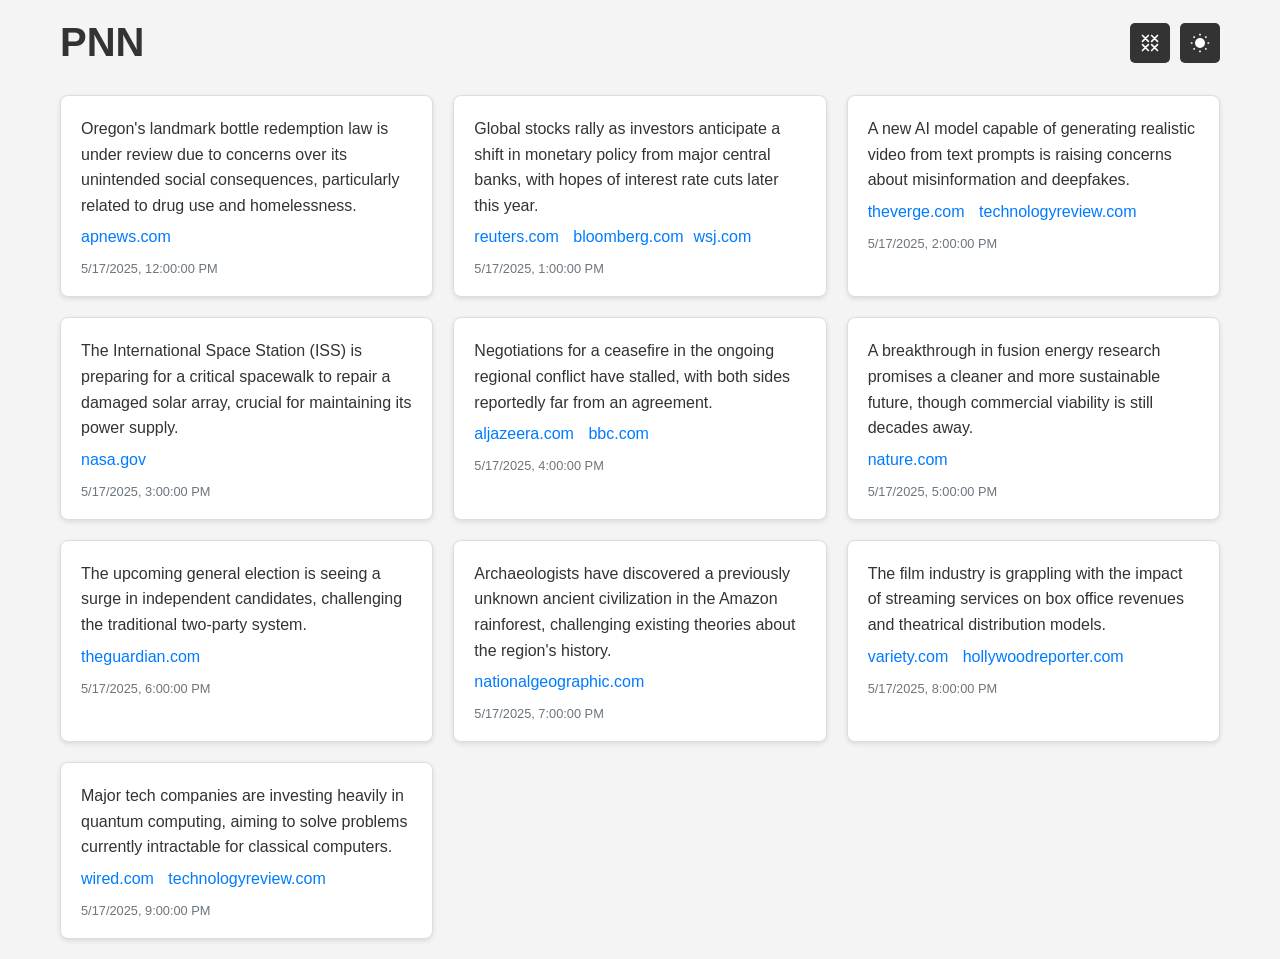
<file: index.html>
<!DOCTYPE html>
<html lang="en">
<head>
  <meta charset="UTF-8" />
  <meta name="viewport" content="width=device-width, initial-scale=1.0" />
  <title>Portland Local News</title>
  <link rel="stylesheet" href="stylesheets/styles.css" />
</head>
<body>
  <header>
    <h1>PNN</h1>
    <div class="controls">
      <button id="toggle-layout" aria-label="Toggle View" title="Toggle Layout View">
        <span class="icon" id="viewIcon"></span>
      </button>
      <button id="toggle-theme" aria-label="Toggle Dark Mode" title="Toggle Dark Mode">
        <span class="icon" id="themeIcon"></span>
      </button>
    </div>
  </header>

  <main>
    <div id="news-container" class="grid-view"></div>
  </main>

  <!-- Scripts -->
  <script type="module" src="javascript/script.js"></script>
</body>
</html>
</file>
<file: stylesheets/styles.css>
/* Base Reset */
* {
    box-sizing: border-box;
    margin: 0;
    padding: 0;
}

/* Body Styling */
body {
    font-family: 'Segoe UI', Tahoma, Geneva, Verdana, sans-serif;
    background-color: #f4f4f4;
    padding: 20px;
    max-width: 1200px;
    margin: auto;
    color: #333;
    transition: background-color 0.3s, color 0.3s;
}

/* Header Styling */
header {
    display: flex;
    justify-content: space-between;
    align-items: center;
    margin-bottom: 30px;
}

/* H1 Styling */
h1 {
    font-size: 2.5em;
    color: #333;
}

/* Controls Styling */
.controls {
    display: flex;
    gap: 10px;
}

/* Button Styling */
button {
    background-color: #333;
    color: white;
    border: none;
    cursor: pointer;
    padding: 10px;
    border-radius: 5px;
    display: flex;
    align-items: center;
    gap: 5px;
}

button:hover {
    background-color: #555;
}

/* Icon Styling */
.icon {
    width: 20px;
    height: 20px;
    display: inline-block;
    fill: currentColor; /* Default fill for SVG icons */
    color: white; /* Default color for icon, can be overridden */
    transition: transform 0.3s ease-in-out;
}

/* Icon Animation */
.icon-animate {
    animation: rotateJump 0.5s ease-in-out;
}

@keyframes rotateJump {
    0% {
        transform: rotate(0deg) scale(1);
    }
    50% {
        transform: rotate(15deg) scale(1.2);
    }
    100% {
        transform: rotate(0deg) scale(1);
    }
}

/* News Container Styling */
#news-container {
    display: grid;
    gap: 20px;
}

/* Grid View */
#news-container.grid-view {
    grid-template-columns: repeat(auto-fill, minmax(300px, 1fr));
}

/* List View */
#news-container.list-view .story {
    grid-column: 1 / -1; /* Make story span full width */
    display: flex;
    flex-direction: column; /* Arrange items vertically */
}

#news-container.list-view .story .links {
    margin-top: auto; /* Push links to the bottom */
    padding-top: 10px; /* Add some space above links */
}


/* Story Card Styling */
.story {
    background-color: #fff;
    padding: 20px;
    border-radius: 8px;
    box-shadow: 0 2px 5px rgba(0,0,0,0.1);
    border: 1px solid #ddd;
    transition: background-color 0.3s, border-color 0.3s;
}

.story h2 {
    font-size: 1.5em;
    margin-bottom: 10px;
    color: #007bff; /* Bootstrap primary blue for titles */
}

.story p {
    font-size: 1em;
    line-height: 1.6;
    margin-bottom: 10px;
}

.links a {
    color: #007bff;
    text-decoration: none;
    margin-right: 10px;
}

.links a:hover {
    text-decoration: underline;
}

.timestamp {
    font-size: 0.8em;
    color: #6c757d; /* Bootstrap secondary text color */
    margin-top: 15px;
    display: block;
}

/* Dark Mode Styles */
body.dark {
    background-color: #121212;
    color: #e0e0e0;
}

body.dark h1 {
    color: #e0e0e0;
}

body.dark .story {
    background-color: #1e1e1e;
    border-color: #444;
    box-shadow: 0 2px 5px rgba(255,255,255,0.05);
}

body.dark .story h2 {
    color: #58a6ff; /* Lighter blue for dark mode */
}

body.dark .links a {
    color: #58a6ff;
}

body.dark .timestamp {
    color: #adb5bd; /* Lighter gray for dark mode */
}

body.dark button {
    background-color: #333; /* Keep button dark, or adjust if needed */
    color: #e0e0e0;
}

body.dark button:hover {
    background-color: #444;
}

body.dark .icon {
    /* SVG icons might need specific fill adjustments if they are not using currentColor */
    color: #e0e0e0; /* Adjust icon color for dark mode if needed */
}
</file>
